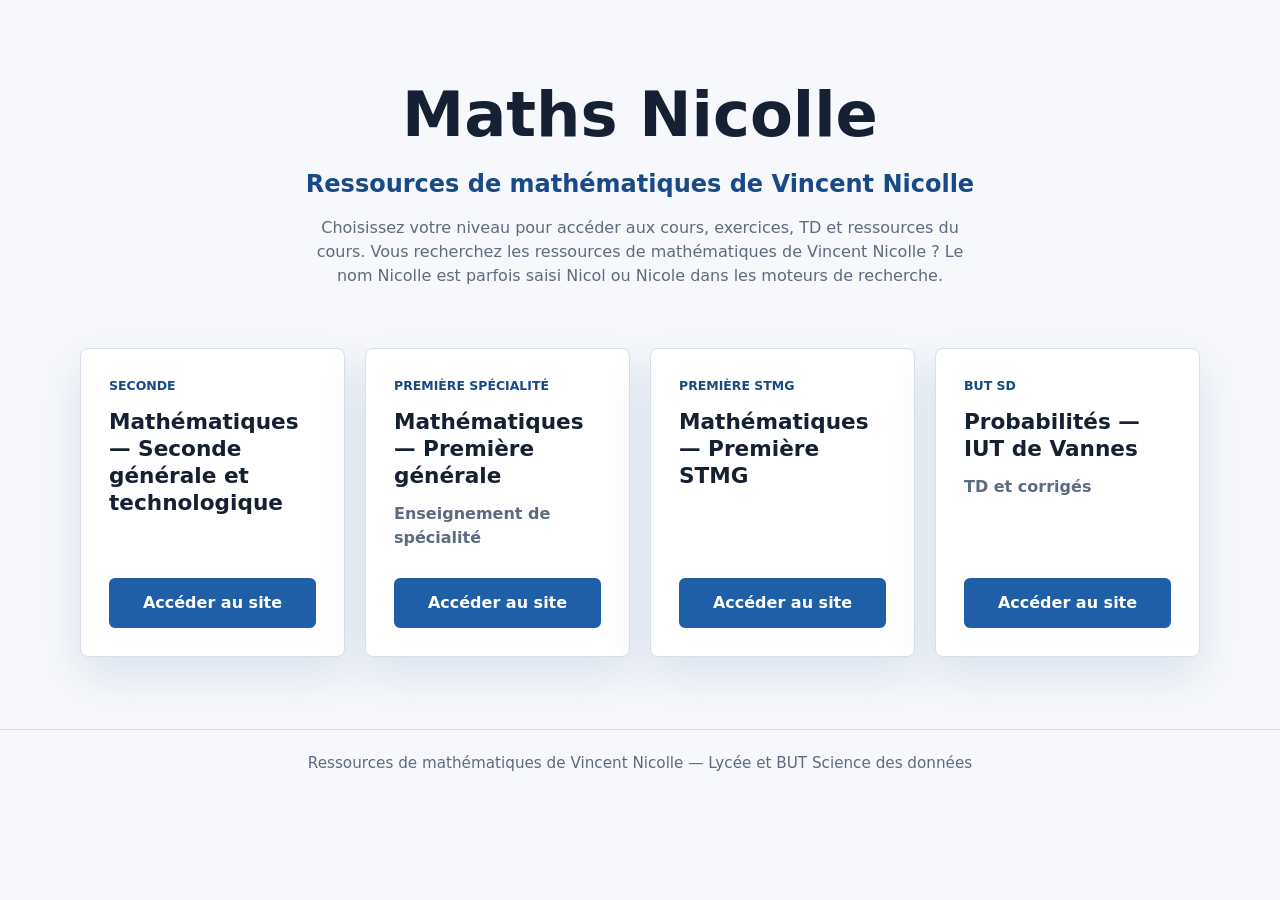
<file: index.html>
<!doctype html>
<html lang="fr">
  <head>
    <meta charset="UTF-8">
    <meta name="viewport" content="width=device-width, initial-scale=1">
    <meta
      name="description"
      content="Portail des ressources de mathématiques de Vincent Nicolle : cours, exercices, TD et documents pour le lycée et le BUT Science des données."
    >
    <title>Maths Nicolle - Ressources de mathématiques</title>
    <link rel="canonical" href="https://www.maths-nicolle.fr/">
    <link rel="stylesheet" href="styles.css">
    <script type="application/ld+json">
      {
        "@context": "https://schema.org",
        "@graph": [
          {
            "@type": "Person",
            "@id": "https://www.maths-nicolle.fr/#vincent-nicolle",
            "name": "Vincent Nicolle",
            "url": "https://www.maths-nicolle.fr/",
            "description": "Auteur de ressources de mathématiques pour le lycée et le BUT Science des données."
          },
          {
            "@type": "WebSite",
            "@id": "https://www.maths-nicolle.fr/#website",
            "name": "Maths Nicolle",
            "url": "https://www.maths-nicolle.fr/",
            "publisher": {
              "@id": "https://www.maths-nicolle.fr/#vincent-nicolle"
            }
          },
          {
            "@type": "WebPage",
            "@id": "https://www.maths-nicolle.fr/#webpage",
            "url": "https://www.maths-nicolle.fr/",
            "name": "Maths Nicolle - Ressources de mathématiques",
            "description": "Portail des ressources de mathématiques de Vincent Nicolle : cours, exercices, TD et documents pour le lycée et le BUT Science des données.",
            "isPartOf": {
              "@id": "https://www.maths-nicolle.fr/#website"
            },
            "about": {
              "@id": "https://www.maths-nicolle.fr/#vincent-nicolle"
            }
          }
        ]
      }
    </script>
  </head>
  <body>
    <header class="site-header">
      <div class="container">
        <h1>Maths Nicolle</h1>
        <p class="subtitle">Ressources de mathématiques de Vincent Nicolle</p>
        <p class="intro">
          Choisissez votre niveau pour accéder aux cours, exercices, TD et ressources du cours.
          Vous recherchez les ressources de mathématiques de Vincent Nicolle ? Le nom Nicolle
          est parfois saisi Nicol ou Nicole dans les moteurs de recherche.
        </p>
      </div>
    </header>

    <main class="container" aria-labelledby="classes-title">
      <h2 id="classes-title" class="sr-only">Choix de la classe</h2>

      <section class="class-grid" aria-label="Sites pédagogiques disponibles">
        <article class="class-card">
          <div>
            <p class="level">SECONDE</p>
            <h3>Mathématiques — Seconde générale et technologique</h3>
          </div>
          <a class="card-link" href="/maths-seconde/">Accéder au site</a>
        </article>

        <article class="class-card">
          <div>
            <p class="level">PREMIÈRE SPÉCIALITÉ</p>
            <h3>Mathématiques — Première générale</h3>
            <p class="detail">Enseignement de spécialité</p>
          </div>
          <a class="card-link" href="/maths-premiere-specialite/">Accéder au site</a>
        </article>

        <article class="class-card">
          <div>
            <p class="level">PREMIÈRE STMG</p>
            <h3>Mathématiques — Première STMG</h3>
          </div>
          <a class="card-link" href="/maths-1stmg/">Accéder au site</a>
        </article>

        <article class="class-card">
          <div>
            <p class="level">BUT SD</p>
            <h3>Probabilités — IUT de Vannes</h3>
            <p class="detail">TD et corrigés</p>
          </div>
          <a class="card-link" href="/but-sd-probabilites/">Accéder au site</a>
        </article>
      </section>
    </main>

    <footer class="site-footer">
      <div class="container">
        <p>Ressources de mathématiques de Vincent Nicolle — Lycée et BUT Science des données</p>
      </div>
    </footer>
  </body>
</html>
</file>
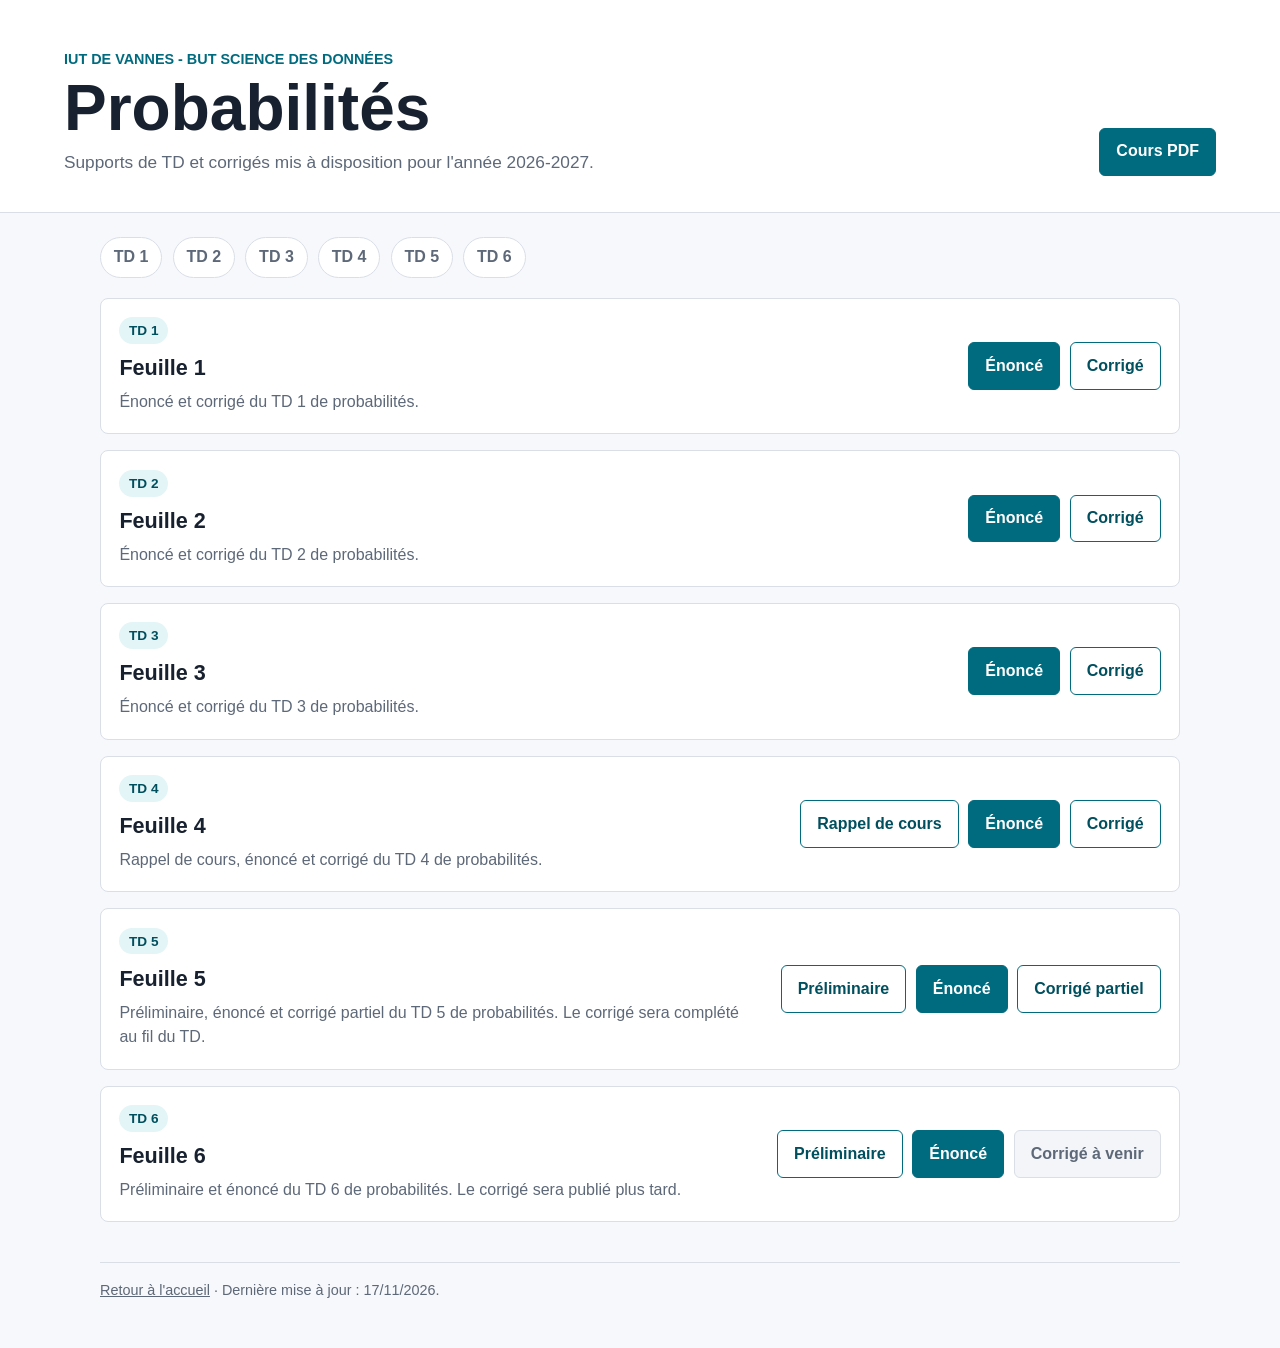
<file: but-sd-probabilites/index.html>
<!doctype html>
<html lang="fr">
<head>
  <meta charset="utf-8">
  <meta name="viewport" content="width=device-width, initial-scale=1">
  <title>Probabilités - BUT SD 2026-2027</title>
  <meta name="description" content="Supports de TD et corrigés du cours de probabilités en BUT Science des données à l'IUT de Vannes.">
  <link rel="stylesheet" href="site.css">
</head>
<body>
  <header class="site-header">
    <div>
      <p class="eyebrow">IUT de Vannes - BUT Science des données</p>
      <h1>Probabilités</h1>
      <p class="intro">Supports de TD et corrigés mis à disposition pour l'année 2026-2027.</p>
    </div>
    <a class="course-link" href="probabilites.pdf">Cours PDF</a>
  </header>

  <main>
    <section class="toolbar" aria-label="Accès rapide">
      <a href="#td1">TD 1</a>
      <a href="#td2">TD 2</a>
      <a href="#td3">TD 3</a>
      <a href="#td4">TD 4</a>
      <a href="#td5">TD 5</a>
      <a href="#td6">TD 6</a>
    </section>

    <section class="td-list" aria-label="Liste des travaux dirigés">
      <article class="td-card" id="td1">
        <div class="td-main">
          <p class="number">TD 1</p>
          <h2>Feuille 1</h2>
          <p>Énoncé et corrigé du TD 1 de probabilités.</p>
        </div>
        <div class="actions" aria-label="Documents du TD 1">
          <a class="button primary" href="feuille1.pdf">Énoncé</a>
          <a class="button" href="corrige_TD1_probabilites_BUTSD.pdf?v=9f986cab62ec">Corrigé</a>
        </div>
      </article>

      <article class="td-card" id="td2">
        <div class="td-main">
          <p class="number">TD 2</p>
          <h2>Feuille 2</h2>
          <p>Énoncé et corrigé du TD 2 de probabilités.</p>
        </div>
        <div class="actions" aria-label="Documents du TD 2">
          <a class="button primary" href="feuille2.pdf">Énoncé</a>
          <a class="button" href="corrige_TD2_probabilites_BUTSD.pdf?v=28c0ddc68ef8">Corrigé</a>
        </div>
      </article>

      <article class="td-card" id="td3">
        <div class="td-main">
          <p class="number">TD 3</p>
          <h2>Feuille 3</h2>
          <p>Énoncé et corrigé du TD 3 de probabilités.</p>
        </div>
        <div class="actions" aria-label="Documents du TD 3">
          <a class="button primary" href="feuille3.pdf">Énoncé</a>
          <a class="button" href="corrige_TD3_probabilites_BUTSD.pdf?v=b34a219270f9">Corrigé</a>
        </div>
      </article>

      <article class="td-card" id="td4">
        <div class="td-main">
          <p class="number">TD 4</p>
          <h2>Feuille 4</h2>
          <p>Rappel de cours, énoncé et corrigé du TD 4 de probabilités.</p>
        </div>
        <div class="actions" aria-label="Documents du TD 4">
          <a class="button" href="probabilite_variable_aleatoire_loi_discrete_progressif.pdf">Rappel de cours</a>
          <a class="button primary" href="feuille4.pdf">Énoncé</a>
          <a class="button" href="corrige_TD4_probabilites_BUTSD.pdf?v=25e4b4298072">Corrigé</a>
        </div>
      </article>

      <article class="td-card" id="td5">
        <div class="td-main">
          <p class="number">TD 5</p>
          <h2>Feuille 5</h2>
          <p>Préliminaire, énoncé et corrigé partiel du TD 5 de probabilités. Le corrigé sera complété au fil du TD.</p>
        </div>
        <div class="actions" aria-label="Documents du TD 5">
          <a class="button" href="preliminaire_TD5_lois_discretes.pdf">Préliminaire</a>
          <a class="button primary" href="feuille5.pdf">Énoncé</a>
          <a class="button" href="corrige_TD5_probabilites_BUTSD.pdf?v=9f729411ee66">Corrigé partiel</a>
        </div>
      </article>

      <article class="td-card" id="td6">
        <div class="td-main">
          <p class="number">TD 6</p>
          <h2>Feuille 6</h2>
          <p>Préliminaire et énoncé du TD 6 de probabilités. Le corrigé sera publié plus tard.</p>
        </div>
        <div class="actions" aria-label="Documents du TD 6">
          <a class="button" href="preliminaire_TD6_lois_continues.pdf">Préliminaire</a>
          <a class="button primary" href="feuille6.pdf">Énoncé</a>
          <span class="missing">Corrigé à venir</span>
        </div>
      </article>
    </section>
  </main>

  <footer>
    <p><a href="/">Retour à l'accueil</a> · Dernière mise à jour : 17/11/2026.</p>
  </footer>
</body>
</html>
</file>
<file: styles.css>
:root {
  color-scheme: light;
  --background: #f6f8fb;
  --surface: #ffffff;
  --text: #162033;
  --muted: #5d6b82;
  --border: #d5e0ec;
  --blue-700: #174a86;
  --blue-600: #1f5fa8;
  --focus: #0b6fbd;
  --shadow: 0 18px 45px rgba(23, 74, 134, 0.12);
}

* {
  box-sizing: border-box;
}

body {
  min-height: 100vh;
  margin: 0;
  font-family: system-ui, -apple-system, BlinkMacSystemFont, "Segoe UI", sans-serif;
  font-size: 16px;
  line-height: 1.5;
  color: var(--text);
  background: var(--background);
}

a {
  color: inherit;
}

a:focus-visible {
  outline: 3px solid var(--focus);
  outline-offset: 4px;
}

.container {
  width: min(1120px, calc(100% - 32px));
  margin: 0 auto;
}

.site-header {
  padding: 72px 0 36px;
  text-align: center;
}

.level {
  margin: 0;
  font-size: 0.78rem;
  font-weight: 800;
  letter-spacing: 0;
  color: var(--blue-700);
}

h1,
h2,
h3,
p {
  overflow-wrap: break-word;
}

h1 {
  max-width: 860px;
  margin: 10px auto 0;
  font-size: 3.9rem;
  line-height: 1.05;
  letter-spacing: 0;
}

.subtitle {
  margin: 18px auto 0;
  font-size: 1.5rem;
  font-weight: 650;
  color: var(--blue-700);
}

.intro {
  max-width: 650px;
  margin: 14px auto 0;
  color: var(--muted);
}

.class-grid {
  display: grid;
  grid-template-columns: repeat(auto-fit, minmax(245px, 1fr));
  gap: 20px;
  padding: 24px 0 72px;
}

.class-card {
  display: flex;
  min-height: 260px;
  flex-direction: column;
  justify-content: space-between;
  gap: 28px;
  padding: 28px;
  border: 1px solid var(--border);
  border-radius: 8px;
  background: var(--surface);
  box-shadow: var(--shadow);
}

.class-card h3 {
  margin: 14px 0 0;
  font-size: 1.35rem;
  line-height: 1.25;
  letter-spacing: 0;
}

.detail {
  margin: 12px 0 0;
  color: var(--muted);
  font-weight: 600;
}

.card-link {
  display: inline-flex;
  align-items: center;
  justify-content: center;
  min-height: 46px;
  width: 100%;
  padding: 11px 18px;
  border: 2px solid var(--blue-600);
  border-radius: 6px;
  background: var(--blue-600);
  color: #ffffff;
  font-weight: 750;
  text-decoration: none;
}

.card-link:hover {
  background: var(--blue-700);
  border-color: var(--blue-700);
}

.site-footer {
  padding: 22px 0 28px;
  border-top: 1px solid var(--border);
  color: var(--muted);
  text-align: center;
}

.site-footer p {
  margin: 0;
  font-size: 0.95rem;
}

.sr-only {
  position: absolute;
  width: 1px;
  height: 1px;
  padding: 0;
  overflow: hidden;
  clip: rect(0, 0, 0, 0);
  white-space: nowrap;
  border: 0;
}

@media (max-width: 840px) {
  .site-header {
    padding-top: 52px;
  }

  h1 {
    font-size: 2.8rem;
  }

  .class-grid {
    grid-template-columns: 1fr;
    padding-bottom: 48px;
  }

  .class-card {
    min-height: auto;
  }
}

@media (max-width: 520px) {
  .container {
    width: min(100% - 24px, 1120px);
  }

  .site-header {
    padding: 44px 0 28px;
  }

  h1 {
    font-size: 2.3rem;
  }

  .subtitle {
    font-size: 1.2rem;
  }

  .class-card {
    padding: 22px;
  }
}
</file>
<file: but-sd-probabilites/site.css>
:root {
  color-scheme: light;
  --ink: #18212f;
  --muted: #5d6878;
  --line: #d9dee7;
  --paper: #f7f8fb;
  --panel: #ffffff;
  --accent: #006b7f;
  --accent-strong: #004f5e;
  --accent-soft: #e4f5f7;
  --warn: #9a5a00;
}

* {
  box-sizing: border-box;
}

html {
  scroll-behavior: smooth;
}

body {
  margin: 0;
  min-height: 100vh;
  font-family: Arial, Helvetica, sans-serif;
  font-size: 16px;
  line-height: 1.55;
  color: var(--ink);
  background: var(--paper);
}

a {
  color: inherit;
}

.site-header {
  display: flex;
  align-items: flex-end;
  justify-content: space-between;
  gap: 2rem;
  padding: 3rem clamp(1rem, 5vw, 4rem) 2.25rem;
  background: #ffffff;
  border-bottom: 1px solid var(--line);
}

.eyebrow {
  margin: 0 0 0.35rem;
  color: var(--accent);
  font-size: 0.9rem;
  font-weight: 700;
  text-transform: uppercase;
}

h1,
h2,
p {
  margin-top: 0;
}

h1 {
  margin-bottom: 0.55rem;
  font-size: clamp(2.15rem, 5vw, 4rem);
  line-height: 1;
}

.intro {
  max-width: 42rem;
  margin-bottom: 0;
  color: var(--muted);
  font-size: 1.08rem;
}

.course-link,
.button {
  display: inline-flex;
  min-height: 2.75rem;
  align-items: center;
  justify-content: center;
  border: 1px solid var(--accent);
  border-radius: 6px;
  padding: 0.65rem 1rem;
  font-weight: 700;
  text-decoration: none;
  white-space: nowrap;
}

.course-link,
.button.primary {
  color: #ffffff;
  background: var(--accent);
}

.course-link:hover,
.button.primary:hover {
  background: var(--accent-strong);
}

main {
  width: min(1080px, calc(100% - 2rem));
  margin: 0 auto;
  padding: 1.5rem 0 2.5rem;
}

.toolbar {
  display: flex;
  flex-wrap: wrap;
  gap: 0.65rem;
  margin-bottom: 1.25rem;
}

.toolbar a {
  border: 1px solid var(--line);
  border-radius: 999px;
  padding: 0.45rem 0.8rem;
  color: var(--muted);
  background: #ffffff;
  font-weight: 700;
  text-decoration: none;
}

.toolbar a:hover {
  color: var(--accent-strong);
  border-color: var(--accent);
}

.td-list {
  display: grid;
  gap: 1rem;
}

.td-card {
  display: grid;
  grid-template-columns: minmax(0, 1fr) auto;
  gap: 1.25rem;
  align-items: center;
  border: 1px solid var(--line);
  border-radius: 8px;
  padding: 1.15rem;
  background: var(--panel);
}

.number {
  width: fit-content;
  margin-bottom: 0.45rem;
  border-radius: 999px;
  padding: 0.18rem 0.6rem;
  color: var(--accent-strong);
  background: var(--accent-soft);
  font-size: 0.85rem;
  font-weight: 800;
}

h2 {
  margin-bottom: 0.35rem;
  font-size: 1.35rem;
}

.td-main p:last-child {
  margin-bottom: 0;
  color: var(--muted);
}

.actions {
  display: flex;
  flex-wrap: wrap;
  gap: 0.6rem;
  justify-content: flex-end;
}

.button {
  color: var(--accent-strong);
  background: #ffffff;
}

.button:hover {
  background: var(--accent-soft);
}

.missing {
  display: inline-flex;
  min-height: 2.75rem;
  align-items: center;
  justify-content: center;
  border: 1px solid var(--line);
  border-radius: 6px;
  padding: 0.65rem 1rem;
  color: var(--muted);
  background: #f3f5f8;
  font-weight: 700;
}

footer {
  width: min(1080px, calc(100% - 2rem));
  margin: 0 auto;
  padding: 0 0 2rem;
  color: var(--muted);
  font-size: 0.9rem;
}

footer p {
  border-top: 1px solid var(--line);
  padding-top: 1rem;
}

@media (max-width: 720px) {
  .site-header {
    display: block;
    padding-top: 2rem;
  }

  .course-link {
    margin-top: 1.25rem;
  }

  .td-card {
    grid-template-columns: 1fr;
  }

  .actions {
    justify-content: flex-start;
  }

  .button,
  .course-link {
    width: 100%;
  }
}
</file>
